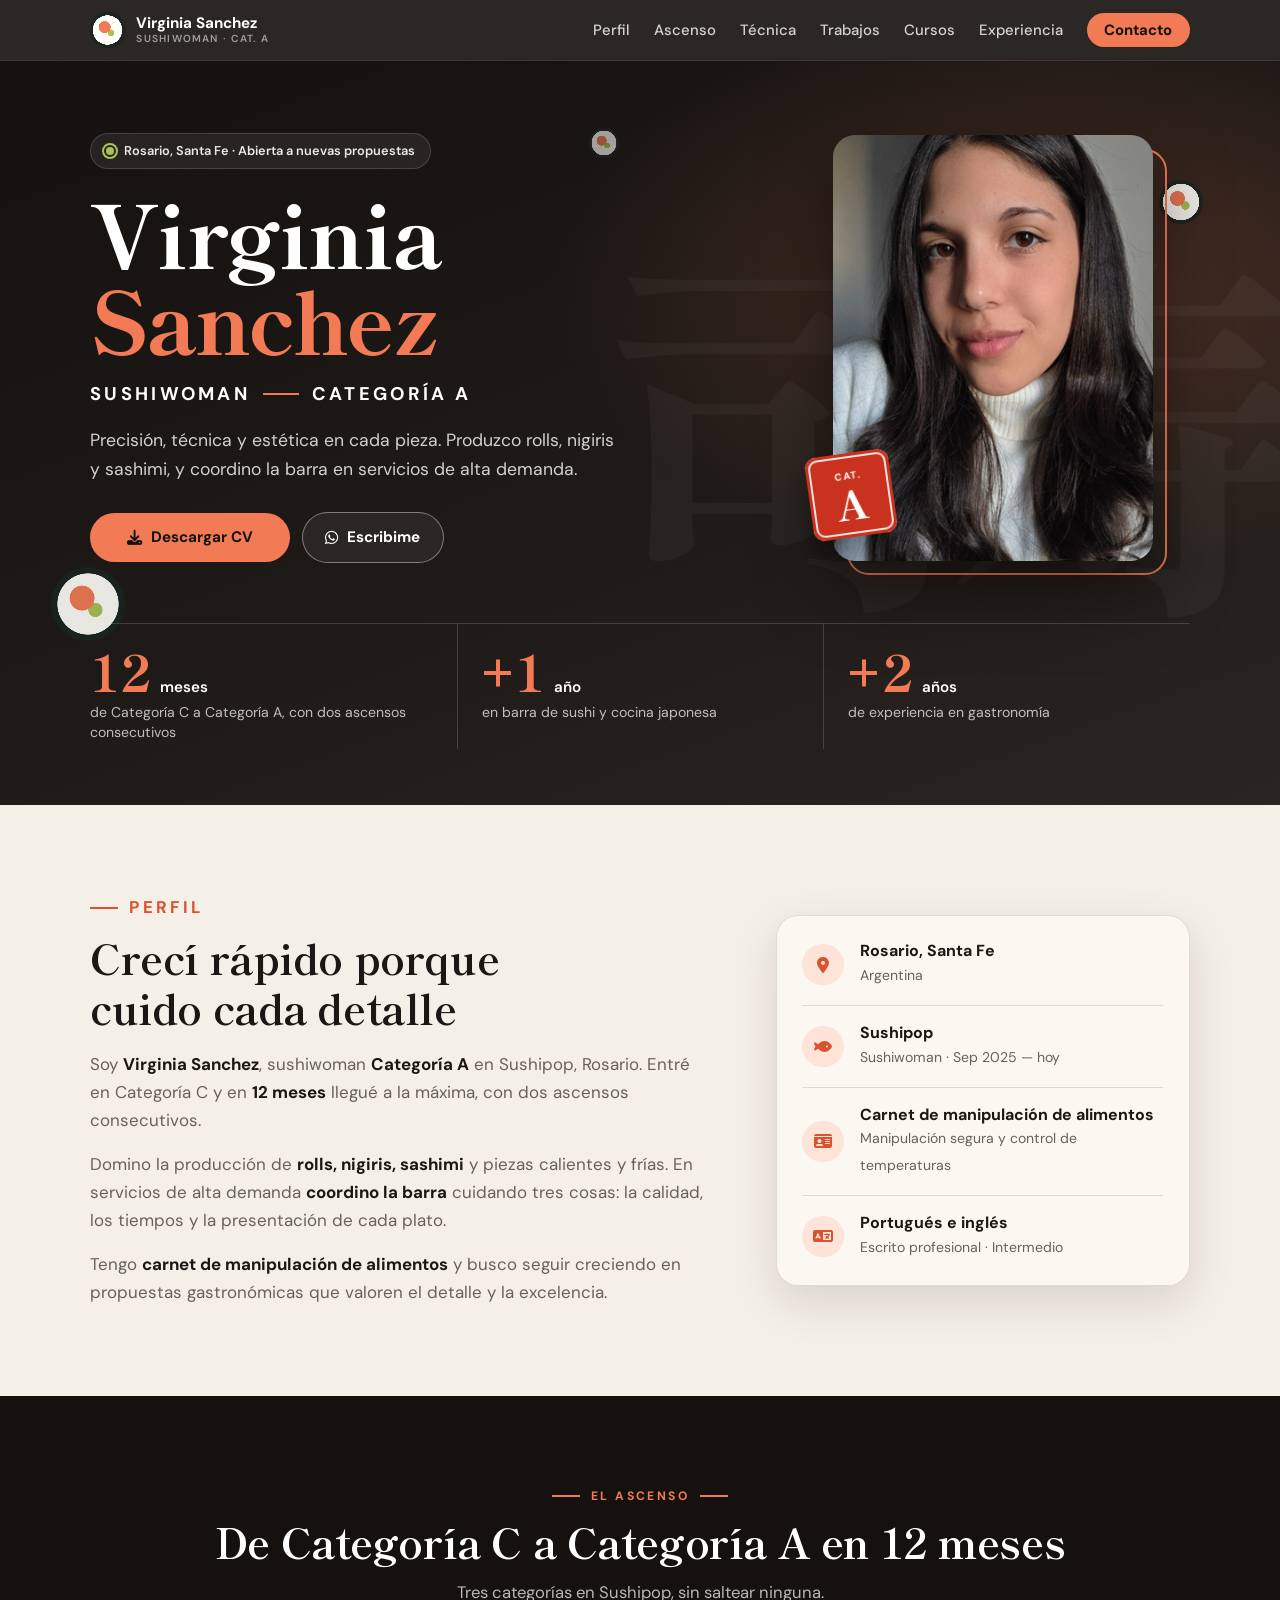
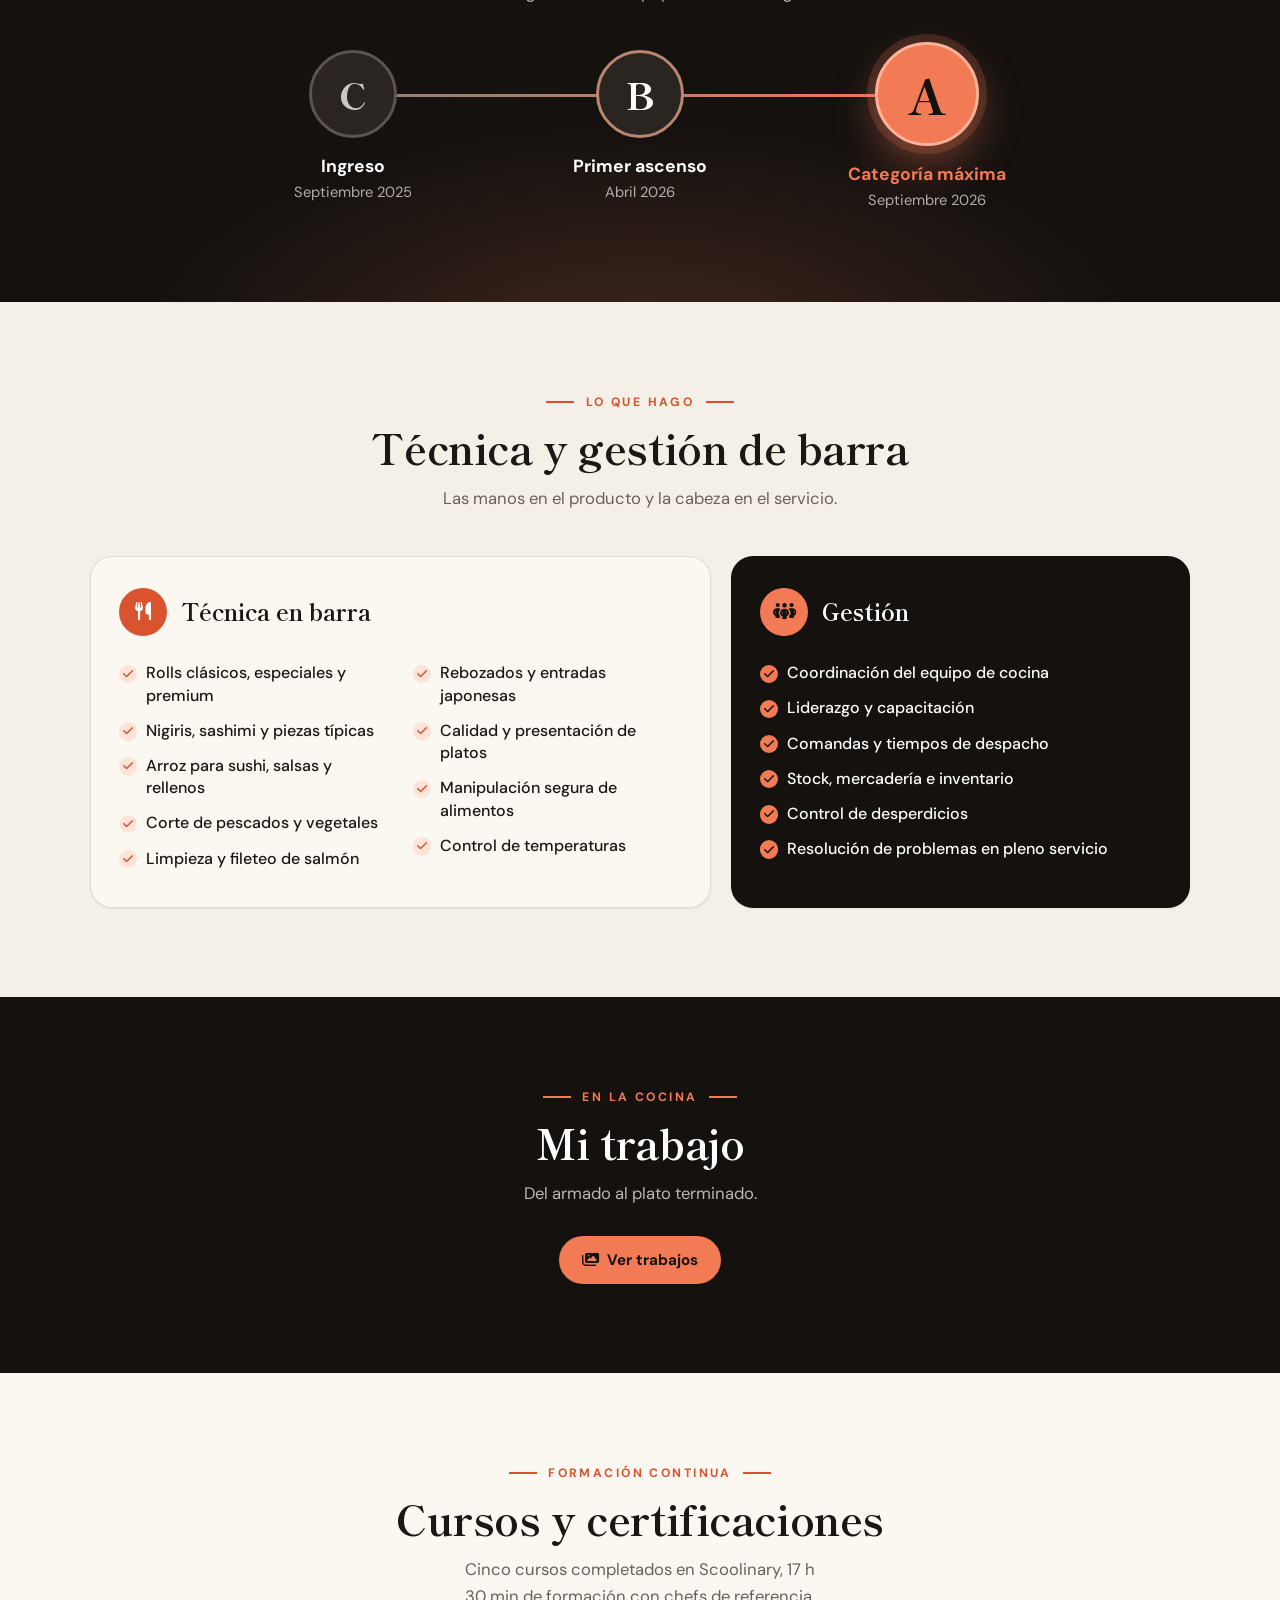
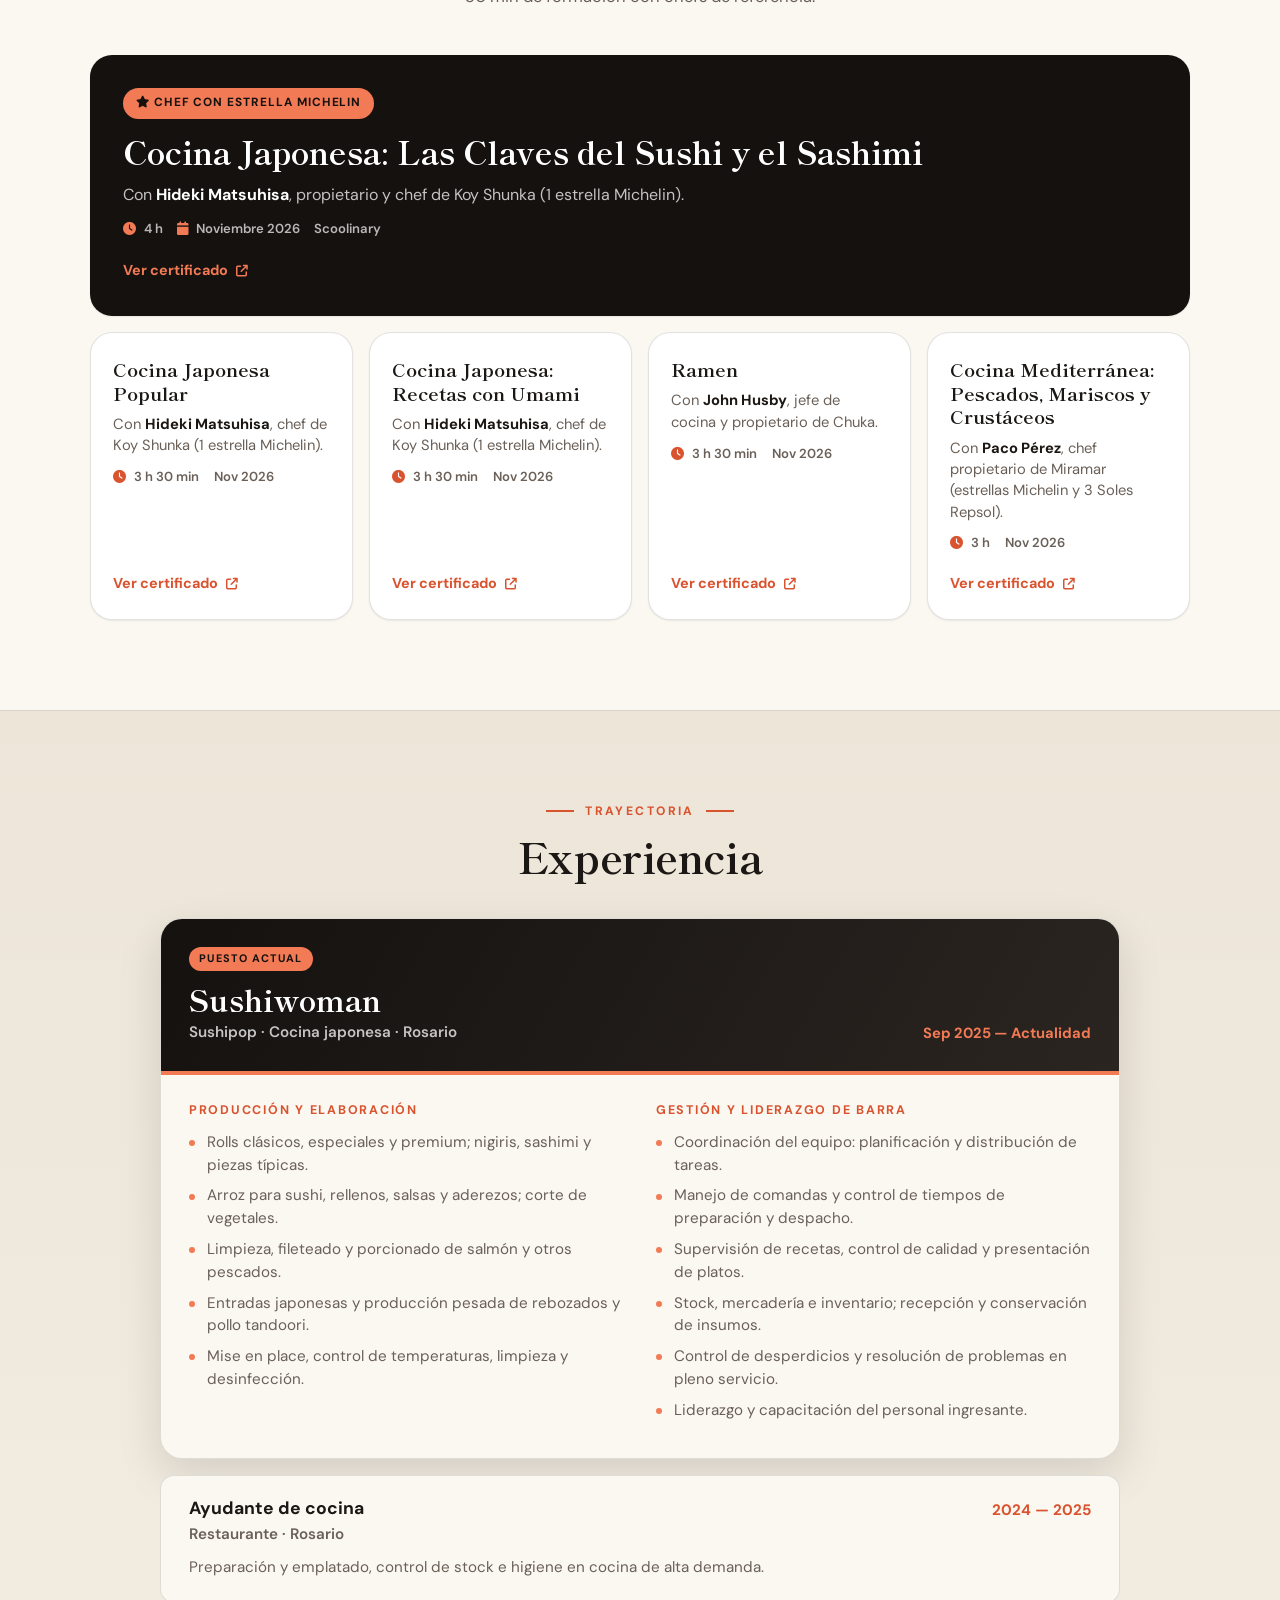
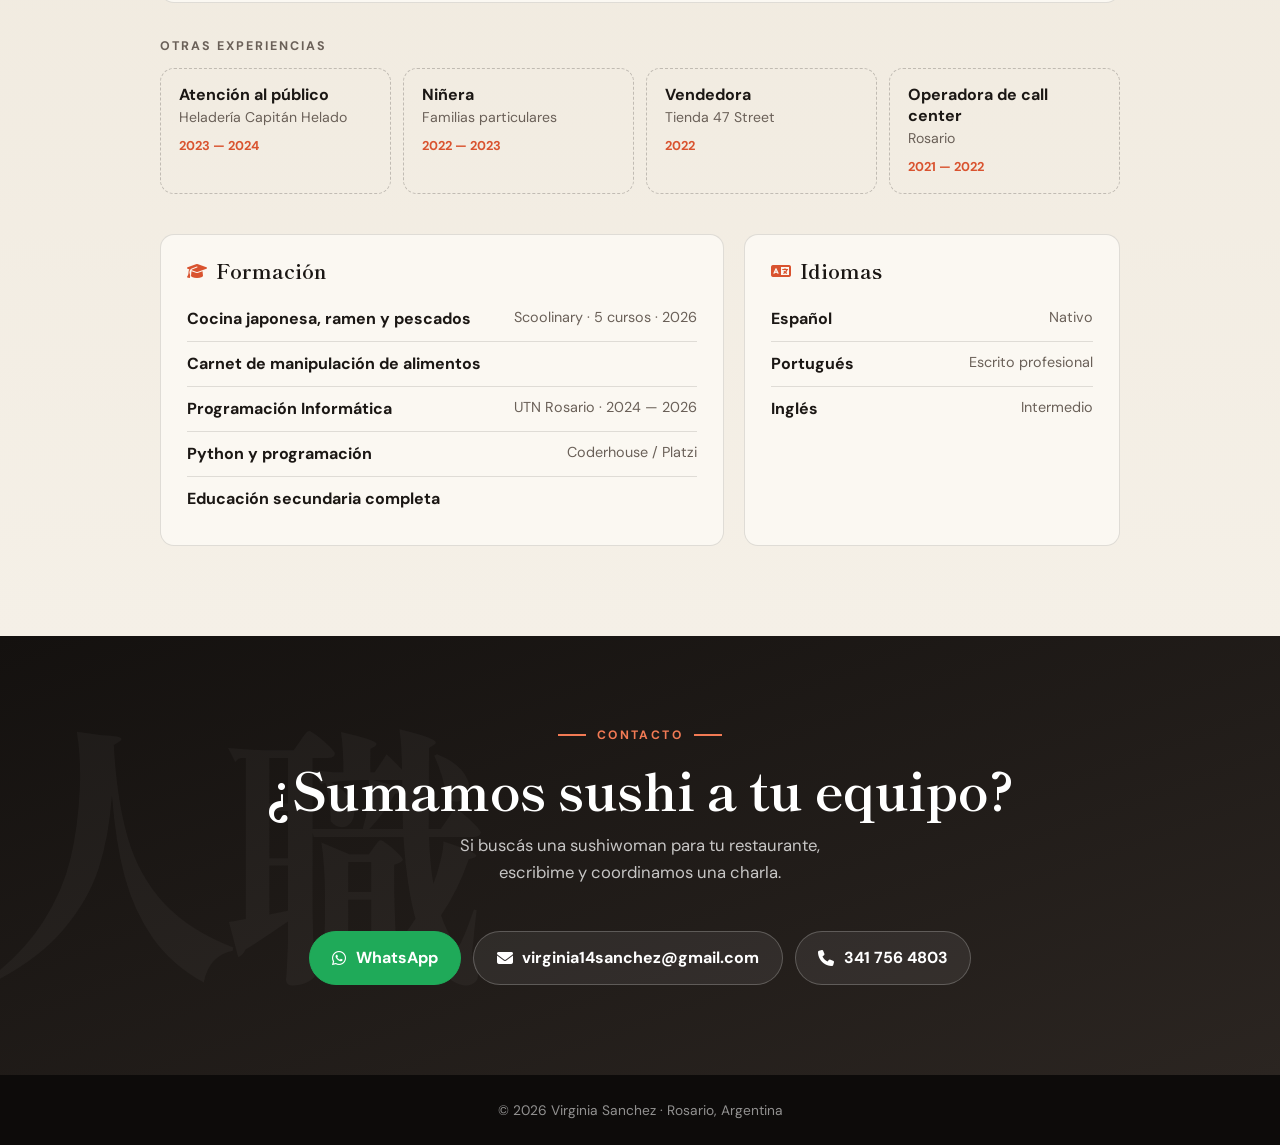
<file: index.html>
<!DOCTYPE html>
<html lang="es">
<head>
  <meta charset="UTF-8">
  <meta name="viewport" content="width=device-width, initial-scale=1.0">
  <title>Virginia Sanchez — Sushiwoman Categoría A · Rosario</title>
  <meta name="description" content="Virginia Sanchez — Sushiwoman Categoría A en Rosario. De Categoría C a A en 12 meses. Rolls, nigiris, sashimi y coordinación de barra en servicios de alta demanda.">
  <meta name="author" content="Virginia Sanchez">
  <link rel="canonical" href="https://chefvirginiasanchez.com/">
  <meta name="theme-color" content="#14110f">

  <meta property="og:type" content="profile">
  <meta property="og:locale" content="es_AR">
  <meta property="og:url" content="https://chefvirginiasanchez.com/">
  <meta property="og:title" content="Virginia Sanchez — Sushiwoman Categoría A">
  <meta property="og:description" content="De Categoría C a A en 12 meses. Precisión, técnica y estética en cada pieza.">
  <meta property="og:image" content="https://chefvirginiasanchez.com/assets/og.jpg">
  <meta property="og:image:width" content="1200">
  <meta property="og:image:height" content="630">
  <meta name="twitter:card" content="summary_large_image">

  <link rel="icon" href="assets/favicon.svg" type="image/svg+xml">
  <link rel="apple-touch-icon" href="assets/favicon.svg">
  <link rel="preconnect" href="https://fonts.googleapis.com">
  <link rel="preconnect" href="https://fonts.gstatic.com" crossorigin>
  <link href="https://fonts.googleapis.com/css2?family=Shippori+Mincho:wght@500;700;800&family=DM+Sans:opsz,wght@9..40,400;9..40,500;9..40,600;9..40,700&display=swap" rel="stylesheet">
  <link href="https://cdnjs.cloudflare.com/ajax/libs/font-awesome/6.5.2/css/all.min.css" rel="stylesheet">
  <link rel="stylesheet" href="styles.css">

  <script type="application/ld+json">
  {
    "@context": "https://schema.org",
    "@type": "Person",
    "name": "Virginia Sanchez",
    "url": "https://chefvirginiasanchez.com/",
    "image": "https://chefvirginiasanchez.com/assets/profile.jpg",
    "jobTitle": "Sushiwoman Categoría A",
    "worksFor": { "@type": "Restaurant", "name": "Sushipop", "servesCuisine": "Japonesa" },
    "address": { "@type": "PostalAddress", "addressLocality": "Rosario", "addressRegion": "Santa Fe", "addressCountry": "AR" },
    "email": "mailto:virginia14sanchez@gmail.com",
    "knowsLanguage": ["es", "pt", "en"],
    "knowsAbout": ["Sushi", "Cocina japonesa", "Rolls", "Nigiri", "Sashimi", "Fileteo de salmón", "Coordinación de barra", "Manipulación de alimentos"]
  }
  </script>
</head>
<body>
  <a class="skip-link" href="#main">Saltar al contenido</a>

  <nav class="site-nav" id="site-nav" aria-label="Navegación principal">
    <div class="container nav-inner">
      <a href="#inicio" class="nav-brand" aria-label="Inicio — Virginia Sanchez">
        <span class="nav-brand-mark maki" aria-hidden="true"></span>
        <span class="nav-brand-text">
          <span class="nav-brand-name">Virginia Sanchez</span>
          <span class="nav-brand-role">Sushiwoman · Cat. A</span>
        </span>
      </a>
      <button type="button" class="nav-toggle" id="nav-toggle" aria-expanded="false" aria-controls="nav-menu" aria-label="Abrir menú">
        <i class="fas fa-bars" aria-hidden="true"></i>
      </button>
      <ul id="nav-menu" class="nav-links">
        <li><a href="#about" class="nav-link">Perfil</a></li>
        <li><a href="#path" class="nav-link">Ascenso</a></li>
        <li><a href="#skills" class="nav-link">Técnica</a></li>
        <li><a href="#work" class="nav-link">Trabajos</a></li>
        <li><a href="#certs" class="nav-link">Cursos</a></li>
        <li><a href="#experience" class="nav-link">Experiencia</a></li>
        <li><a href="#contact" class="nav-link nav-link--cta">Contacto</a></li>
      </ul>
    </div>
  </nav>

  <header id="inicio" class="hero">
    <span class="hero-kanji" aria-hidden="true">寿司</span>
    <span class="maki maki--float maki--a" aria-hidden="true"></span>
    <span class="maki maki--float maki--b" aria-hidden="true"></span>
    <span class="maki maki--float maki--c" aria-hidden="true"></span>

    <div class="container hero-inner">
      <div class="hero-copy">
        <p class="hero-kicker"><span class="pulse-dot" aria-hidden="true"></span>Rosario, Santa Fe · Abierta a nuevas propuestas</p>
        <h1 class="hero-title">Virginia <span>Sanchez</span></h1>
        <p class="hero-role">Sushiwoman <span class="hero-role-sep" aria-hidden="true"></span> Categoría A</p>
        <p class="hero-tagline">Precisión, técnica y estética en cada pieza. Produzco rolls, nigiris y sashimi, y coordino la barra en servicios de alta demanda.</p>
        <div class="cta-buttons">
          <a href="assets/cv-virginia-sanchez.pdf" download class="btn btn-cv" id="download-cv">
            <span class="btn-cv-shimmer" aria-hidden="true"></span>
            <i class="fas fa-download" aria-hidden="true"></i>
            <span class="btn-cv-copy">
              <span class="btn-text">Descargar CV</span>
              <span class="btn-hover-text hidden">PDF · Una página</span>
            </span>
          </a>
          <a href="https://wa.me/5493417564803?text=Hola%20Virginia%2C%20vi%20tu%20perfil%20en%20chefvirginiasanchez.com" class="btn btn-outline" target="_blank" rel="noopener noreferrer">
            <i class="fab fa-whatsapp" aria-hidden="true"></i> Escribime
          </a>
        </div>
        <p id="download-thanks" class="download-thanks hidden" role="status" aria-live="polite">¡Gracias por descargar mi CV!</p>
      </div>

      <div class="hero-photo">
        <div class="hero-photo-frame">
          <img src="assets/profile.jpg" alt="Retrato de Virginia Sanchez" width="720" height="960" fetchpriority="high">
        </div>
        <div class="hanko" aria-hidden="true"><span>Cat.</span><strong>A</strong></div>
      </div>
    </div>

    <div class="container">
      <ul class="hero-stats" aria-label="Datos destacados">
        <li><strong><span data-count="12">12</span><small>meses</small></strong><span>de Categoría C a Categoría A, con dos ascensos consecutivos</span></li>
        <li><strong>+<span data-count="1">1</span><small>año</small></strong><span>en barra de sushi y cocina japonesa</span></li>
        <li><strong>+<span data-count="2">2</span><small>años</small></strong><span>de experiencia en gastronomía</span></li>
      </ul>
    </div>
  </header>

  <main id="main">

    <section id="about">
      <div class="container about-grid">
        <div class="about-text reveal">
          <p class="eyebrow">Perfil</p>
          <h2>Crecí rápido porque cuido cada detalle</h2>
          <p>Soy <strong>Virginia Sanchez</strong>, sushiwoman <strong>Categoría A</strong> en Sushipop, Rosario. Entré en Categoría C y en <strong>12 meses</strong> llegué a la máxima, con dos ascensos consecutivos.</p>
          <p>Domino la producción de <strong>rolls, nigiris, sashimi</strong> y piezas calientes y frías. En servicios de alta demanda <strong>coordino la barra</strong> cuidando tres cosas: la calidad, los tiempos y la presentación de cada plato.</p>
          <p>Tengo <strong>carnet de manipulación de alimentos</strong> y busco seguir creciendo en propuestas gastronómicas que valoren el detalle y la excelencia.</p>
        </div>

        <aside class="facts reveal" aria-label="Datos rápidos">
          <ul>
            <li><i class="fas fa-location-dot" aria-hidden="true"></i><div><strong>Rosario, Santa Fe</strong><span>Argentina</span></div></li>
            <li><i class="fas fa-fish" aria-hidden="true"></i><div><strong>Sushipop</strong><span>Sushiwoman · Sep 2025 — hoy</span></div></li>
            <li><i class="fas fa-id-card" aria-hidden="true"></i><div><strong>Carnet de manipulación de alimentos</strong><span>Manipulación segura y control de temperaturas</span></div></li>
            <li><i class="fas fa-language" aria-hidden="true"></i><div><strong>Portugués e inglés</strong><span>Escrito profesional · Intermedio</span></div></li>
          </ul>
        </aside>
      </div>
    </section>

    <section id="path">
      <div class="container">
        <p class="eyebrow eyebrow--center eyebrow--light">El ascenso</p>
        <h2 class="center">De Categoría C a Categoría A en 12 meses</h2>
        <p class="section-subtitle">Tres categorías en Sushipop, sin saltear ninguna.</p>

        <ol class="path reveal">
          <li class="path-step">
            <span class="path-node">C</span>
            <h3>Ingreso</h3>
            <p>Septiembre 2025</p>
          </li>
          <li class="path-step">
            <span class="path-node">B</span>
            <h3>Primer ascenso</h3>
            <p>Abril 2026</p>
          </li>
          <li class="path-step path-step--top">
            <span class="path-node">A</span>
            <h3>Categoría máxima</h3>
            <p>Septiembre 2026</p>
          </li>
        </ol>
      </div>
    </section>

    <section id="skills">
      <div class="container">
        <p class="eyebrow eyebrow--center">Lo que hago</p>
        <h2 class="center">Técnica y gestión de barra</h2>
        <p class="section-subtitle">Las manos en el producto y la cabeza en el servicio.</p>

        <div class="skills-grid">
          <article class="skills-card reveal">
            <header>
              <span class="skills-icon" aria-hidden="true"><i class="fas fa-utensils"></i></span>
              <h3>Técnica en barra</h3>
            </header>
            <ul class="check-list">
              <li>Rolls clásicos, especiales y premium</li>
              <li>Nigiris, sashimi y piezas típicas</li>
              <li>Arroz para sushi, salsas y rellenos</li>
              <li>Corte de pescados y vegetales</li>
              <li>Limpieza y fileteo de salmón</li>
              <li>Rebozados y entradas japonesas</li>
              <li>Calidad y presentación de platos</li>
              <li>Manipulación segura de alimentos</li>
              <li>Control de temperaturas</li>
            </ul>
          </article>

          <article class="skills-card skills-card--dark reveal">
            <header>
              <span class="skills-icon" aria-hidden="true"><i class="fas fa-people-group"></i></span>
              <h3>Gestión</h3>
            </header>
            <ul class="check-list">
              <li>Coordinación del equipo de cocina</li>
              <li>Liderazgo y capacitación</li>
              <li>Comandas y tiempos de despacho</li>
              <li>Stock, mercadería e inventario</li>
              <li>Control de desperdicios</li>
              <li>Resolución de problemas en pleno servicio</li>
            </ul>
          </article>
        </div>
      </div>
    </section>

    <section id="work">
      <div class="container">
        <p class="eyebrow eyebrow--center eyebrow--light">En la cocina</p>
        <h2 class="center">Mi trabajo</h2>
        <p class="section-subtitle">Del armado al plato terminado.</p>

        <div class="gallery-actions">
          <button type="button" class="btn btn-gallery" id="gallery-toggle" aria-expanded="false" aria-controls="gallery" hidden>
            <i class="fas fa-images" aria-hidden="true"></i>
            <span class="btn-gallery-label">Ver trabajos</span>
          </button>
        </div>

        <div class="gallery" id="gallery">
          <figure class="gallery-item reveal">
            <img src="assets/trabajo/armado-de-roll.jpg" alt="Armado de un roll sobre la esterilla: arroz, salmón, palta y queso crema" width="675" height="1200" loading="lazy">
            <figcaption>Armado: arroz, salmón, palta y queso crema</figcaption>
          </figure>
          <figure class="gallery-item reveal">
            <img src="assets/trabajo/roll-en-esterilla.jpg" alt="Roll de salmón y pepino recién cerrado sobre la esterilla" width="899" height="1200" loading="lazy">
            <figcaption>Roll cerrado, listo para el corte</figcaption>
          </figure>
          <figure class="gallery-item gallery-item--bottom reveal">
            <img src="assets/trabajo/rolls-cortados.jpg" alt="Rolls con sésamo cortados en piezas parejas junto al cuchillo, con una pieza de salmón, palta y queso crema al frente" width="960" height="1280" loading="lazy">
            <figcaption>Corte parejo: salmón, palta y queso crema</figcaption>
          </figure>
          <figure class="gallery-item gallery-item--bottom reveal">
            <img src="assets/trabajo/rolls-con-sesamo.jpg" alt="Rolls rebozados en sésamo blanco y negro, dos enteros y dos ya porcionados" width="960" height="1280" loading="lazy">
            <figcaption>Rolls con sésamo, porcionados</figcaption>
          </figure>
          <figure class="gallery-item reveal">
            <img src="assets/trabajo/pescado-emplatado.jpg" alt="Pescado con piel crocante sobre vegetales salteados y salsas" width="1200" height="890" loading="lazy">
            <figcaption>Emplatado: pescado con piel crocante y vegetales</figcaption>
          </figure>
        </div>
      </div>
    </section>

    <section id="certs">
      <div class="container">
        <p class="eyebrow eyebrow--center">Formación continua</p>
        <h2 class="center">Cursos y certificaciones</h2>
        <p class="section-subtitle">Cinco cursos completados en Scoolinary, 17 h 30 min de formación con chefs de referencia.</p>

        <div class="certs">
          <article class="cert cert--featured reveal">
            <span class="cert-badge"><i class="fas fa-star" aria-hidden="true"></i> Chef con estrella Michelin</span>
            <h3>Cocina Japonesa: Las Claves del Sushi y el Sashimi</h3>
            <p class="cert-chef">Con <strong>Hideki Matsuhisa</strong>, propietario y chef de Koy Shunka (1 estrella Michelin).</p>
            <p class="cert-meta"><span><i class="fas fa-clock" aria-hidden="true"></i> 4 h</span><span><i class="fas fa-calendar" aria-hidden="true"></i> Noviembre 2026</span><span>Scoolinary</span></p>
            <a class="cert-link" href="assets/certificados/sushi-y-sashimi.pdf" target="_blank" rel="noopener">Ver certificado <i class="fas fa-arrow-up-right-from-square" aria-hidden="true"></i></a>
          </article>

          <article class="cert reveal">
            <h3>Cocina Japonesa Popular</h3>
            <p class="cert-chef">Con <strong>Hideki Matsuhisa</strong>, chef de Koy Shunka (1 estrella Michelin).</p>
            <p class="cert-meta"><span><i class="fas fa-clock" aria-hidden="true"></i> 3 h 30 min</span><span>Nov 2026</span></p>
            <a class="cert-link" href="assets/certificados/cocina-japonesa-popular.pdf" target="_blank" rel="noopener">Ver certificado <i class="fas fa-arrow-up-right-from-square" aria-hidden="true"></i></a>
          </article>

          <article class="cert reveal">
            <h3>Cocina Japonesa: Recetas con Umami</h3>
            <p class="cert-chef">Con <strong>Hideki Matsuhisa</strong>, chef de Koy Shunka (1 estrella Michelin).</p>
            <p class="cert-meta"><span><i class="fas fa-clock" aria-hidden="true"></i> 3 h 30 min</span><span>Nov 2026</span></p>
            <a class="cert-link" href="assets/certificados/recetas-con-umami.pdf" target="_blank" rel="noopener">Ver certificado <i class="fas fa-arrow-up-right-from-square" aria-hidden="true"></i></a>
          </article>

          <article class="cert reveal">
            <h3>Ramen</h3>
            <p class="cert-chef">Con <strong>John Husby</strong>, jefe de cocina y propietario de Chuka.</p>
            <p class="cert-meta"><span><i class="fas fa-clock" aria-hidden="true"></i> 3 h 30 min</span><span>Nov 2026</span></p>
            <a class="cert-link" href="assets/certificados/ramen.pdf" target="_blank" rel="noopener">Ver certificado <i class="fas fa-arrow-up-right-from-square" aria-hidden="true"></i></a>
          </article>

          <article class="cert reveal">
            <h3>Cocina Mediterránea: Pescados, Mariscos y Crustáceos</h3>
            <p class="cert-chef">Con <strong>Paco Pérez</strong>, chef propietario de Miramar (estrellas Michelin y 3 Soles Repsol).</p>
            <p class="cert-meta"><span><i class="fas fa-clock" aria-hidden="true"></i> 3 h</span><span>Nov 2026</span></p>
            <a class="cert-link" href="assets/certificados/pescados-mariscos-crustaceos.pdf" target="_blank" rel="noopener">Ver certificado <i class="fas fa-arrow-up-right-from-square" aria-hidden="true"></i></a>
          </article>
        </div>
      </div>
    </section>

    <section id="experience">
      <div class="container">
        <p class="eyebrow eyebrow--center">Trayectoria</p>
        <h2 class="center">Experiencia</h2>

        <article class="xp-main reveal">
          <header class="xp-main-head">
            <div>
              <span class="xp-badge">Puesto actual</span>
              <h3>Sushiwoman</h3>
              <p class="xp-org">Sushipop · Cocina japonesa · Rosario</p>
            </div>
            <p class="xp-when">Sep 2025 — Actualidad</p>
          </header>
          <div class="xp-cols">
            <div>
              <h4>Producción y elaboración</h4>
              <ul class="dot-list">
                <li>Rolls clásicos, especiales y premium; nigiris, sashimi y piezas típicas.</li>
                <li>Arroz para sushi, rellenos, salsas y aderezos; corte de vegetales.</li>
                <li>Limpieza, fileteado y porcionado de salmón y otros pescados.</li>
                <li>Entradas japonesas y producción pesada de rebozados y pollo tandoori.</li>
                <li>Mise en place, control de temperaturas, limpieza y desinfección.</li>
              </ul>
            </div>
            <div>
              <h4>Gestión y liderazgo de barra</h4>
              <ul class="dot-list">
                <li>Coordinación del equipo: planificación y distribución de tareas.</li>
                <li>Manejo de comandas y control de tiempos de preparación y despacho.</li>
                <li>Supervisión de recetas, control de calidad y presentación de platos.</li>
                <li>Stock, mercadería e inventario; recepción y conservación de insumos.</li>
                <li>Control de desperdicios y resolución de problemas en pleno servicio.</li>
                <li>Liderazgo y capacitación del personal ingresante.</li>
              </ul>
            </div>
          </div>
        </article>

        <article class="xp-row reveal">
          <div>
            <h3>Ayudante de cocina</h3>
            <p class="xp-org">Restaurante · Rosario</p>
            <p>Preparación y emplatado, control de stock e higiene en cocina de alta demanda.</p>
          </div>
          <p class="xp-when">2024 — 2025</p>
        </article>

        <h3 class="xp-other-title reveal">Otras experiencias</h3>
        <ul class="xp-other">
          <li class="reveal"><strong>Atención al público</strong><span>Heladería Capitán Helado</span><em>2023 — 2024</em></li>
          <li class="reveal"><strong>Niñera</strong><span>Familias particulares</span><em>2022 — 2023</em></li>
          <li class="reveal"><strong>Vendedora</strong><span>Tienda 47 Street</span><em>2022</em></li>
          <li class="reveal"><strong>Operadora de call center</strong><span>Rosario</span><em>2021 — 2022</em></li>
        </ul>

        <div class="edu">
          <div class="edu-block reveal">
            <h3><i class="fas fa-graduation-cap" aria-hidden="true"></i> Formación</h3>
            <ul>
              <li><strong>Cocina japonesa, ramen y pescados</strong><span>Scoolinary · 5 cursos · 2026</span></li>
              <li><strong>Carnet de manipulación de alimentos</strong></li>
              <li><strong>Programación Informática</strong><span>UTN Rosario · 2024 — 2026</span></li>
              <li><strong>Python y programación</strong><span>Coderhouse / Platzi</span></li>
              <li><strong>Educación secundaria completa</strong></li>
            </ul>
          </div>
          <div class="edu-block reveal">
            <h3><i class="fas fa-language" aria-hidden="true"></i> Idiomas</h3>
            <ul>
              <li><strong>Español</strong><span>Nativo</span></li>
              <li><strong>Portugués</strong><span>Escrito profesional</span></li>
              <li><strong>Inglés</strong><span>Intermedio</span></li>
            </ul>
          </div>
        </div>
      </div>
    </section>

    <section id="contact">
      <span class="hero-kanji hero-kanji--contact" aria-hidden="true">職人</span>
      <div class="container contact-panel reveal">
        <p class="eyebrow eyebrow--center eyebrow--light">Contacto</p>
        <h2>¿Sumamos sushi a tu equipo?</h2>
        <p class="section-subtitle">Si buscás una sushiwoman para tu restaurante, escribime y coordinamos una charla.</p>
        <ul class="contact-list">
          <li>
            <a href="https://wa.me/5493417564803?text=Hola%20Virginia%2C%20vi%20tu%20perfil%20en%20chefvirginiasanchez.com" class="contact-chip contact-chip--whatsapp" target="_blank" rel="noopener noreferrer">
              <i class="fab fa-whatsapp" aria-hidden="true"></i><span>WhatsApp</span>
            </a>
          </li>
          <li>
            <a href="mailto:virginia14sanchez@gmail.com" class="contact-chip">
              <i class="fas fa-envelope" aria-hidden="true"></i><span>virginia14sanchez@gmail.com</span>
            </a>
          </li>
          <li>
            <a href="tel:+5493417564803" class="contact-chip">
              <i class="fas fa-phone" aria-hidden="true"></i><span>341 756 4803</span>
            </a>
          </li>
        </ul>
      </div>
    </section>

  </main>

  <footer class="site-footer">
    <div class="container">
      <p>&copy; 2026 Virginia Sanchez · Rosario, Argentina</p>
    </div>
  </footer>

  <a href="https://wa.me/5493417564803?text=Hola%20Virginia%2C%20vi%20tu%20perfil%20en%20chefvirginiasanchez.com" class="wa-float" target="_blank" rel="noopener noreferrer" aria-label="Escribir por WhatsApp">
    <i class="fab fa-whatsapp" aria-hidden="true"></i>
  </a>

  <div id="cv-celebration-root" class="cv-celebration-root" aria-hidden="true"></div>
  <script src="script.js"></script>
</body>
</html>
</file>
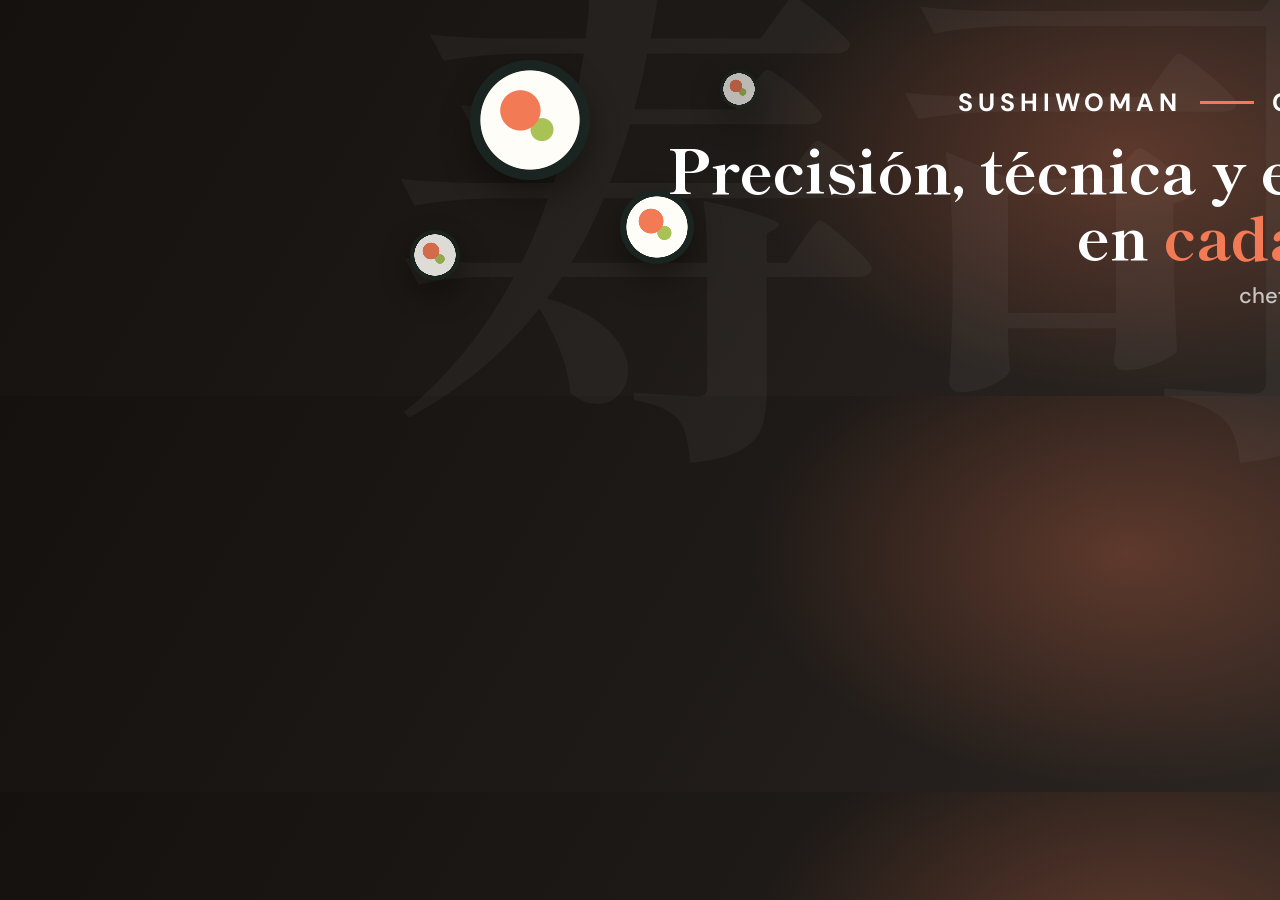
<file: _src/linkedin-banner.html>
<!DOCTYPE html>
<html lang="es">
<head>
<meta charset="UTF-8">
<title>LinkedIn banner — Virginia Sanchez</title>
<!-- Fuente de _src/linkedin-banner.png (1584x396, tamaño de fondo de LinkedIn).
     La foto de perfil tapa la esquina inferior izquierda, por eso el texto va a la derecha. -->
<link href="https://fonts.googleapis.com/css2?family=Shippori+Mincho:wght@700;800&family=DM+Sans:wght@500;700&display=swap" rel="stylesheet">
<style>
  html, body { margin: 0; }
  body {
    position: relative; width: 1584px; height: 396px; overflow: hidden;
    font-family: "DM Sans", "Segoe UI", sans-serif; color: #fff;
    background:
      radial-gradient(ellipse 45% 90% at 88% 40%, rgba(242,122,84,.28), transparent 65%),
      linear-gradient(120deg, #14110f 0%, #1e1a17 55%, #2b2521 100%);
  }
  .kanji {
    position: absolute; left: 380px; top: -70px;
    font-family: "Shippori Mincho", serif; font-weight: 800; font-size: 520px; line-height: 1;
    color: rgba(255,255,255,.04); letter-spacing: -0.05em;
  }
  .maki {
    position: absolute; border-radius: 50%;
    background:
      radial-gradient(circle at 42% 42%, #f27a54 0 20%, transparent 21%),
      radial-gradient(circle at 60% 58%, #a8c256 0 11%, transparent 12%),
      radial-gradient(circle, #fffdf8 0 58%, #1a2420 59% 100%);
    box-shadow: 0 14px 30px rgba(0,0,0,.4);
  }
  .m1 { width: 120px; height: 120px; left: 470px; top: 60px; }
  .m2 { width: 74px; height: 74px; left: 620px; top: 190px; }
  .m3 { width: 50px; height: 50px; left: 410px; top: 230px; opacity: .85; }
  .m4 { width: 38px; height: 38px; left: 720px; top: 70px; opacity: .7; }
  .copy { position: absolute; right: 90px; top: 50%; transform: translateY(-50%); text-align: right; }
  .role { display: flex; justify-content: flex-end; align-items: center; gap: 18px; font-size: 25px; font-weight: 700; letter-spacing: .2em; text-transform: uppercase; }
  .role i { width: 54px; height: 3px; background: #f27a54; }
  h1 { margin: 16px 0 14px; font-family: "Shippori Mincho", Georgia, serif; font-weight: 800; font-size: 60px; line-height: 1.1; }
  h1 span { color: #f27a54; }
  .url { font-size: 22px; font-weight: 500; color: rgba(255,255,255,.72); }
  .hanko { position: absolute; right: 90px; top: 34px; width: 0; height: 0; }
</style>
</head>
<body>
  <div class="kanji">寿司</div>
  <span class="maki m1"></span><span class="maki m2"></span><span class="maki m3"></span><span class="maki m4"></span>
  <div class="copy">
    <div class="role">Sushiwoman<i></i>Categoría A</div>
    <h1>Precisión, técnica y estética<br>en <span>cada pieza.</span></h1>
    <div class="url">chefvirginiasanchez.com</div>
  </div>
</body>
</html>
</file>
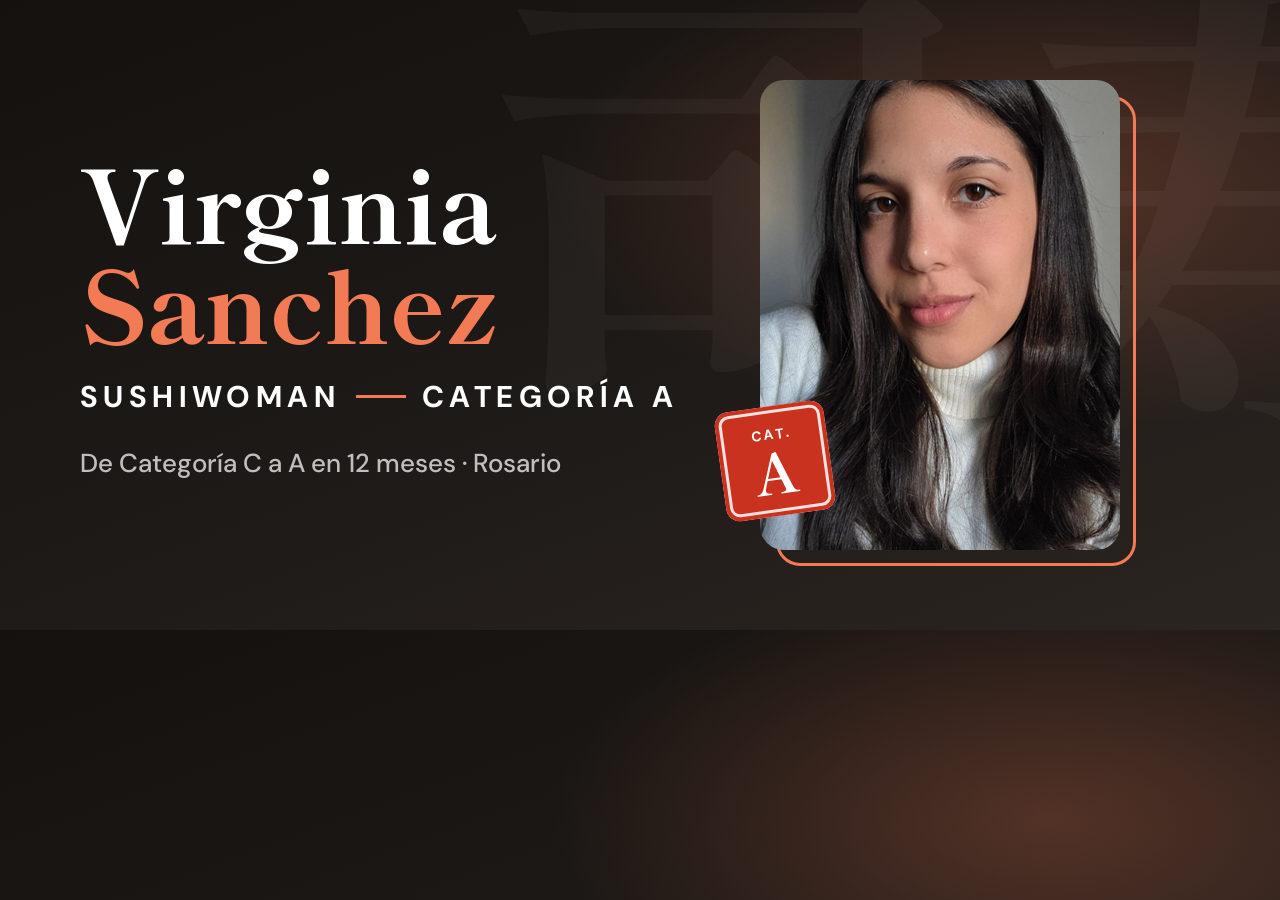
<file: _src/og.html>
<!DOCTYPE html>
<html lang="es">
<head>
<meta charset="UTF-8">
<title>OG image — Virginia Sanchez</title>
<!-- Fuente de assets/og.jpg (1200x630). Regenerar con Edge headless:
     msedge --headless=new --window-size=1200,630 --screenshot=og.png _src/og.html -->
<link href="https://fonts.googleapis.com/css2?family=Shippori+Mincho:wght@800&family=DM+Sans:wght@500;700&display=swap" rel="stylesheet">
<style>
  html, body { margin: 0; }
  body {
    position: relative; width: 1200px; height: 630px; overflow: hidden; box-sizing: border-box;
    display: grid; grid-template-columns: 1fr 360px; align-items: center; gap: 60px; padding: 0 80px;
    font-family: "DM Sans", "Segoe UI", sans-serif; color: #fff;
    background: radial-gradient(ellipse 60% 60% at 82% 30%, rgba(242,122,84,.25), transparent 65%), linear-gradient(160deg, #14110f, #1e1a17 55%, #2b2521);
  }
  .kanji { position: absolute; left: 470px; top: -40px; font-family: "Shippori Mincho", serif; font-weight: 800; font-size: 520px; line-height: 1; color: rgba(255,255,255,.035); writing-mode: vertical-rl; }
  h1 { position: relative; margin: 0 0 26px; font-family: "Shippori Mincho", Georgia, serif; font-weight: 800; font-size: 100px; line-height: 1; }
  h1 span { color: #f27a54; }
  p { position: relative; margin: 0; font-size: 30px; font-weight: 700; letter-spacing: .18em; text-transform: uppercase; }
  p i { display: inline-block; width: 50px; height: 3px; margin: 0 16px 9px; background: #f27a54; }
  small { position: relative; display: block; margin-top: 30px; font-size: 26px; font-weight: 500; color: rgba(255,255,255,.72); }
  .photo { position: relative; height: 470px; }
  .photo::before { content: ""; position: absolute; inset: 16px -16px -16px 16px; border: 3px solid #f27a54; border-radius: 24px; }
  .photo img { position: relative; width: 100%; height: 100%; object-fit: cover; display: block; border-radius: 24px; }
  .hanko { position: absolute; left: -40px; bottom: 34px; width: 110px; height: 110px; border-radius: 14px; background: #c8321e; transform: rotate(-8deg); display: grid; place-items: center; align-content: center; box-shadow: inset 0 0 0 4px #c8321e, inset 0 0 0 7px rgba(255,255,255,.85); }
  .hanko span { font-size: 14px; font-weight: 700; letter-spacing: .2em; }
  .hanko strong { font-family: "Shippori Mincho", serif; font-size: 56px; line-height: .95; }
</style>
</head>
<body>
  <div class="kanji">寿司</div>
  <div>
    <h1>Virginia <span>Sanchez</span></h1>
    <p>Sushiwoman<i></i>Categoría A</p>
    <small>De Categoría C a A en 12 meses · Rosario</small>
  </div>
  <div class="photo">
    <img src="../assets/profile.jpg" alt="">
    <div class="hanko"><span>CAT.</span><strong>A</strong></div>
  </div>
</body>
</html>
</file>
<file: styles.css>
/* -----------------------------------------------------------------------------
   Virginia Sanchez — sushiwoman · tinta, papel y salmón
   ----------------------------------------------------------------------------- */

:root {
  --ink: #14110f;
  --ink-2: #1e1a17;
  --ink-3: #2b2521;
  --paper: #f5f0e7;
  --paper-2: #fbf8f2;
  --text: #1b1714;
  --muted: #6a6058;
  --salmon: #f27a54;
  --salmon-deep: #d9532f;
  --salmon-soft: #fde3d8;
  --rice: #fffdf8;
  --wasabi: #a8c256;
  --red: #c8321e;
  --line: rgba(20, 17, 15, 0.12);
  --radius-sm: 8px;
  --radius-md: 14px;
  --radius-lg: 22px;
  --shadow-sm: 0 1px 2px rgba(20, 17, 15, 0.07);
  --shadow-md: 0 16px 44px rgba(20, 17, 15, 0.13);
  --font-sans: "DM Sans", system-ui, -apple-system, "Segoe UI", sans-serif;
  --font-display: "Shippori Mincho", "Yu Mincho", Georgia, serif;
  --space-section: clamp(3.5rem, 7vw, 6rem);
  --ease: cubic-bezier(0.22, 1, 0.36, 1);
}

*, *::before, *::after { box-sizing: border-box; }
html { scroll-behavior: smooth; }

body {
  margin: 0;
  font-family: var(--font-sans);
  font-size: 1rem;
  line-height: 1.65;
  color: var(--text);
  background: var(--paper);
  -webkit-font-smoothing: antialiased;
  overflow-x: hidden;
}

h1, h2, h3, h4 { margin: 0; line-height: 1.2; }

h2 {
  font-family: var(--font-display);
  font-weight: 700;
  font-size: clamp(1.75rem, 3.6vw, 2.6rem);
  letter-spacing: -0.01em;
  margin-bottom: 1.1rem;
  text-wrap: balance;
}
h3 { font-size: 1.1rem; font-weight: 700; }

p { margin: 0 0 1rem; color: var(--muted); }
p:last-child { margin-bottom: 0; }
ul, ol { list-style: none; margin: 0; padding: 0; }

.container { width: min(92%, 1100px); margin: 0 auto; }
.center { text-align: center; }
.hidden { display: none !important; }

.skip-link {
  position: absolute; left: -999px; top: 0.5rem; z-index: 2000;
  padding: 0.6rem 1rem; background: #fff; color: var(--ink); border-radius: var(--radius-sm);
}
.skip-link:focus { left: 0.5rem; }

a:focus-visible, button:focus-visible { outline: 2px solid var(--salmon); outline-offset: 3px; }

section { position: relative; padding: var(--space-section) 0; scroll-margin-top: 4.25rem; }

.eyebrow {
  display: flex;
  align-items: center;
  gap: 0.7rem;
  margin: 0 0 0.7rem;
  font-size: 0.76rem;
  font-weight: 700;
  letter-spacing: 0.2em;
  text-transform: uppercase;
  color: var(--salmon-deep);
}
.eyebrow::before { content: ""; width: 1.75rem; height: 2px; background: currentColor; }
.eyebrow--center { justify-content: center; }
.eyebrow--center::after { content: ""; width: 1.75rem; height: 2px; background: currentColor; }
.eyebrow--light { color: var(--salmon); }

.section-subtitle {
  text-align: center;
  max-width: 36rem;
  margin: -0.35rem auto 2.75rem;
  font-size: 1.04rem;
  text-wrap: balance;
}

/* Reveal */
@media (prefers-reduced-motion: no-preference) {
  .js .reveal {
    opacity: 0;
    transform: translateY(24px);
    transition: opacity 0.7s var(--ease), transform 0.7s var(--ease);
    transition-delay: var(--reveal-delay, 0s);
  }
  .js .reveal.is-visible { opacity: 1; transform: none; }
}

/* Maki: a roll seen from above, drawn in CSS -------------------------------- */
.maki {
  display: inline-block;
  border-radius: 50%;
  background:
    radial-gradient(circle at 42% 42%, var(--salmon) 0 20%, transparent 21%),
    radial-gradient(circle at 60% 58%, var(--wasabi) 0 11%, transparent 12%),
    radial-gradient(circle, var(--rice) 0 58%, #1a2420 59% 100%);
}
.maki--float { position: absolute; opacity: 0.9; pointer-events: none; }
.maki--a { width: 74px; height: 74px; left: 4%; bottom: 22%; animation: bob 7s ease-in-out infinite alternate; }
.maki--b { width: 44px; height: 44px; right: 6%; top: 16%; animation: bob 9s ease-in-out infinite alternate-reverse; }
.maki--c { width: 30px; height: 30px; left: 46%; top: 9%; opacity: 0.6; animation: bob 11s ease-in-out infinite alternate; }
@keyframes bob { to { transform: translate3d(14px, -22px, 0) rotate(40deg); } }

/* Nav --------------------------------------------------------------------- */
.site-nav {
  position: sticky; top: 0; z-index: 1000;
  background: rgba(20, 17, 15, 0.9);
  backdrop-filter: blur(16px) saturate(1.2);
  -webkit-backdrop-filter: blur(16px) saturate(1.2);
  border-bottom: 1px solid rgba(255, 255, 255, 0.08);
  transition: box-shadow 0.3s var(--ease);
}
.site-nav.is-scrolled { box-shadow: 0 12px 40px rgba(0, 0, 0, 0.35); }

.nav-inner { position: relative; display: flex; align-items: center; justify-content: space-between; gap: 1rem; min-height: 3.75rem; }

.nav-brand { display: inline-flex; align-items: center; gap: 0.7rem; color: #fff; text-decoration: none; }
.nav-brand-mark { width: 2.2rem; height: 2.2rem; transition: transform 0.6s var(--ease); }
.nav-brand:hover .nav-brand-mark { transform: rotate(180deg); }
.nav-brand-text { display: flex; flex-direction: column; line-height: 1.15; }
.nav-brand-name { font-weight: 700; font-size: 0.95rem; }
.nav-brand-role { font-size: 0.64rem; font-weight: 600; letter-spacing: 0.12em; text-transform: uppercase; color: rgba(255, 255, 255, 0.55); }

.nav-toggle {
  display: none; width: 2.75rem; height: 2.75rem;
  border: 1px solid rgba(255, 255, 255, 0.2); border-radius: var(--radius-sm);
  background: rgba(255, 255, 255, 0.06); color: #fff; font-size: 1.1rem; cursor: pointer;
}

.nav-links { display: flex; align-items: center; gap: 1.5rem; }
.nav-links a {
  position: relative; padding: 0.35rem 0;
  color: rgba(255, 255, 255, 0.8); text-decoration: none; font-weight: 500; font-size: 0.93rem;
  transition: color 0.2s;
}
.nav-links a::after {
  content: ""; position: absolute; left: 0; right: 0; bottom: -2px; height: 2px;
  background: var(--salmon); transform: scaleX(0); transform-origin: left; transition: transform 0.3s var(--ease);
}
.nav-links a:hover, .nav-links a.active { color: #fff; }
.nav-links a:hover::after, .nav-links a.active::after { transform: scaleX(1); }
.nav-links a.nav-link--cta { padding: 0.45rem 1.1rem; border-radius: 999px; color: var(--ink); font-weight: 700; background: var(--salmon); }
.nav-links a.nav-link--cta::after { display: none; }
.nav-links a.nav-link--cta:hover { color: var(--ink); background: #ff906c; }

@media (max-width: 860px) {
  .nav-toggle { display: inline-flex; align-items: center; justify-content: center; }
  .nav-links {
    position: absolute; top: 100%; left: -4.5%; right: -4.5%;
    flex-direction: column; align-items: stretch; gap: 0; padding: 0.5rem 0 1rem;
    background: var(--ink); opacity: 0; visibility: hidden; transform: translateY(-6px);
    transition: opacity 0.2s, transform 0.2s, visibility 0.2s;
  }
  .site-nav.nav-open .nav-links { opacity: 1; visibility: visible; transform: none; }
  .nav-links a { display: block; padding: 0.85rem 1.5rem; }
  .nav-links a::after { display: none; }
  .nav-links a.nav-link--cta { margin: 0.5rem 1.5rem 0; text-align: center; }
}

/* Hero -------------------------------------------------------------------- */
.hero {
  position: relative; overflow: hidden; color: #fff;
  padding: clamp(2.5rem, 6vw, 4.5rem) 0 clamp(2.5rem, 5vw, 3.5rem);
  background:
    radial-gradient(ellipse 60% 60% at 82% 30%, rgba(242, 122, 84, 0.22), transparent 65%),
    linear-gradient(160deg, var(--ink) 0%, var(--ink-2) 55%, var(--ink-3) 100%);
}

.hero-kanji {
  position: absolute; right: -0.06em; top: 50%;
  transform: translateY(-50%);
  writing-mode: vertical-rl;
  font-family: var(--font-display); font-weight: 800;
  font-size: clamp(11rem, 30vw, 24rem); line-height: 0.9;
  color: rgba(255, 255, 255, 0.035);
  pointer-events: none; user-select: none;
}

.hero-inner {
  position: relative; z-index: 1;
  display: grid; grid-template-columns: 1.3fr 0.8fr; gap: clamp(2rem, 5vw, 4rem); align-items: center;
}

.hero-kicker {
  display: inline-flex; align-items: center; gap: 0.6rem;
  margin-bottom: 1.25rem; padding: 0.4rem 0.95rem; border-radius: 999px;
  font-size: 0.8rem; font-weight: 600; color: rgba(255, 255, 255, 0.9);
  background: rgba(255, 255, 255, 0.07); border: 1px solid rgba(255, 255, 255, 0.15);
}
.pulse-dot { position: relative; flex: none; width: 8px; height: 8px; border-radius: 50%; background: var(--wasabi); }
.pulse-dot::after { content: ""; position: absolute; inset: -4px; border-radius: 50%; border: 2px solid var(--wasabi); animation: pulse 2s ease-out infinite; }
@keyframes pulse { from { transform: scale(0.6); opacity: 0.9; } to { transform: scale(1.7); opacity: 0; } }

.hero-title {
  font-family: var(--font-display); font-weight: 800;
  font-size: clamp(2.9rem, 8vw, 5.4rem); letter-spacing: -0.02em; line-height: 1;
  margin-bottom: 1.1rem;
}
.hero-title span { color: var(--salmon); }

.hero-role {
  display: flex; align-items: center; flex-wrap: wrap; gap: 0.8rem;
  font-size: clamp(0.95rem, 2vw, 1.15rem); font-weight: 700; letter-spacing: 0.18em; text-transform: uppercase;
  color: #fff; margin-bottom: 1rem;
}
.hero-role-sep { width: 2.25rem; height: 2px; background: var(--salmon); }

.hero-tagline { max-width: 33rem; font-size: clamp(1rem, 1.6vw, 1.1rem); color: rgba(255, 255, 255, 0.8); margin-bottom: 1.75rem; }

.cta-buttons { display: flex; flex-wrap: wrap; align-items: center; gap: 0.75rem; }
.btn {
  position: relative; display: inline-flex; align-items: center; justify-content: center; gap: 0.55rem;
  min-height: 3rem; padding: 0.75rem 1.4rem; border-radius: 999px;
  font-weight: 700; font-size: 0.95rem; text-decoration: none;
  transition: transform 0.25s var(--ease), box-shadow 0.25s, background 0.25s, border-color 0.25s;
}
.btn:hover { transform: translateY(-3px); }
.btn-cv { overflow: hidden; min-width: 12.5rem; color: var(--ink); background: var(--salmon); }
.btn-cv:hover { background: #ff906c; box-shadow: 0 14px 36px rgba(242, 122, 84, 0.4); }
.btn-cv-copy { display: inline-flex; }
.btn-cv-shimmer {
  position: absolute; inset: 0;
  background: linear-gradient(110deg, transparent 30%, rgba(255, 255, 255, 0.55) 50%, transparent 70%);
  transform: translateX(-120%); animation: shimmer 3.6s ease-in-out infinite; pointer-events: none;
}
@keyframes shimmer { 0%, 55% { transform: translateX(-120%); } 100% { transform: translateX(120%); } }
.btn-cv > :not(.btn-cv-shimmer) { position: relative; }
.btn-outline { color: #fff; border: 1px solid rgba(255, 255, 255, 0.4); background: rgba(255, 255, 255, 0.06); }
.btn-outline:hover { background: #1faa59; border-color: #1faa59; }
.download-thanks { margin-top: 0.9rem; font-size: 0.92rem; color: var(--salmon-soft); }

/* Photo */
.hero-photo { position: relative; justify-self: center; width: min(100%, 320px); }
.hero-photo::before {
  content: ""; position: absolute; inset: 14px -14px -14px 14px;
  border: 2px solid var(--salmon); border-radius: var(--radius-lg);
  transition: inset 0.5s var(--ease);
}
.hero-photo:hover::before { inset: 8px -8px -8px 8px; }
.hero-photo-frame {
  position: relative; aspect-ratio: 3 / 4; overflow: hidden;
  border-radius: var(--radius-lg); box-shadow: 0 30px 70px rgba(0, 0, 0, 0.5);
}
.hero-photo-frame img { display: block; width: 100%; height: 100%; object-fit: cover; transition: transform 0.9s var(--ease); }
.hero-photo:hover .hero-photo-frame img { transform: scale(1.04); }

/* Hanko: red seal stamp */
.hanko {
  position: absolute; left: -1.5rem; bottom: 1.5rem;
  display: grid; place-items: center; align-content: center;
  width: 5.25rem; height: 5.25rem; border-radius: 12px;
  color: #fff; background: var(--red);
  box-shadow: inset 0 0 0 3px var(--red), inset 0 0 0 5px rgba(255, 255, 255, 0.85), 0 14px 30px rgba(0, 0, 0, 0.4);
  transform: rotate(-8deg);
  animation: stamp 0.7s 0.5s var(--ease) both;
}
.hanko span { font-size: 0.62rem; font-weight: 700; letter-spacing: 0.2em; text-transform: uppercase; }
.hanko strong { font-family: var(--font-display); font-size: 2.5rem; font-weight: 800; line-height: 0.95; }
@keyframes stamp {
  from { opacity: 0; transform: rotate(-8deg) scale(2.2); }
  to { opacity: 1; transform: rotate(-8deg) scale(1); }
}

/* Stats */
.hero-stats {
  position: relative; z-index: 1;
  display: grid; grid-template-columns: repeat(3, 1fr);
  margin-top: clamp(2.5rem, 5vw, 3.75rem);
  border-top: 1px solid rgba(255, 255, 255, 0.16);
}
.hero-stats li { padding: 1.4rem 1.5rem 0.4rem 0; }
.hero-stats li + li { padding-left: 1.5rem; border-left: 1px solid rgba(255, 255, 255, 0.16); }
.hero-stats strong {
  display: flex; align-items: baseline; gap: 0.15rem;
  font-family: var(--font-display); font-size: clamp(2.2rem, 5vw, 3.1rem); font-weight: 800; line-height: 1;
  color: var(--salmon); font-variant-numeric: tabular-nums;
}
.hero-stats small { margin-left: 0.4rem; font-family: var(--font-sans); font-size: 0.95rem; font-weight: 600; color: #fff; }
.hero-stats li > span { display: block; margin-top: 0.45rem; font-size: 0.88rem; line-height: 1.4; color: rgba(255, 255, 255, 0.72); }

@media (max-width: 860px) {
  .hero-inner { grid-template-columns: 1fr; }
  .hero-photo { order: -1; width: min(58%, 230px); margin-bottom: 0.5rem; }
  .hanko { left: -1.1rem; bottom: 1rem; width: 4.2rem; height: 4.2rem; }
  .hanko strong { font-size: 2rem; }
  .hero-copy { text-align: center; }
  .hero-role, .cta-buttons { justify-content: center; }
  .hero-tagline { margin-inline: auto; }
  .hero-stats { grid-template-columns: 1fr; }
  .hero-stats li { padding: 1.1rem 0; }
  .hero-stats li + li { padding-left: 0; border-left: 0; border-top: 1px solid rgba(255, 255, 255, 0.16); }
  .maki--a { bottom: auto; top: 30%; left: -20px; }
}

/* About ------------------------------------------------------------------- */
.about-grid { display: grid; grid-template-columns: 1.2fr 0.8fr; gap: clamp(2rem, 5vw, 4rem); align-items: center; }
.about-text .eyebrow { justify-content: flex-start; }
.about-text p { font-size: 1.06rem; }
.about-text strong { color: var(--text); }

.facts { padding: 0.5rem 1.6rem; border-radius: var(--radius-lg); background: var(--paper-2); border: 1px solid var(--line); box-shadow: var(--shadow-md); }
.facts li { display: flex; align-items: center; gap: 1rem; padding: 1.05rem 0; }
.facts li + li { border-top: 1px solid var(--line); }
.facts i {
  flex: none; display: grid; place-items: center; width: 2.6rem; height: 2.6rem; border-radius: 50%;
  color: var(--salmon-deep); background: var(--salmon-soft); transition: transform 0.4s var(--ease), background 0.3s, color 0.3s;
}
.facts li:hover i { transform: rotate(-10deg) scale(1.1); color: #fff; background: var(--salmon-deep); }
.facts strong { display: block; line-height: 1.3; }
.facts span { font-size: 0.88rem; color: var(--muted); }

@media (max-width: 860px) { .about-grid { grid-template-columns: 1fr; } }

/* Path -------------------------------------------------------------------- */
#path {
  color: #fff;
  background:
    radial-gradient(ellipse 60% 70% at 50% 110%, rgba(242, 122, 84, 0.2), transparent 65%),
    var(--ink);
}
#path h2 { color: #fff; }
#path .section-subtitle { color: rgba(255, 255, 255, 0.7); }

.path { position: relative; display: grid; grid-template-columns: repeat(3, 1fr); max-width: 860px; margin: 0 auto; }
.path::before, .path::after {
  content: ""; position: absolute; top: 2.75rem; left: 16.66%; right: 16.66%; height: 3px; border-radius: 3px;
}
.path::before { background: rgba(255, 255, 255, 0.14); }
.path::after { background: linear-gradient(90deg, #8a8078, var(--salmon)); transform: scaleX(0); transform-origin: left; }
.path.is-visible::after { transform: scaleX(1); transition: transform 1.6s 0.3s var(--ease); }

.path-step { position: relative; z-index: 1; text-align: center; padding: 0 0.5rem; }
.path-node {
  display: grid; place-items: center; width: 5.5rem; height: 5.5rem; margin: 0 auto 1.1rem; border-radius: 50%;
  font-family: var(--font-display); font-size: 2.3rem; font-weight: 800;
  color: rgba(255, 255, 255, 0.75); background: var(--ink-3); border: 3px solid #5d544d;
  transition: transform 0.4s var(--ease);
}
.path-step:hover .path-node { transform: scale(1.08); }
.path-step:nth-child(2) .path-node { border-color: #b98670; color: #fff; }
.path-step--top .path-node {
  width: 6.5rem; height: 6.5rem; margin-top: -0.5rem; font-size: 3rem;
  color: var(--ink); background: var(--salmon); border-color: #ffb199;
  box-shadow: 0 0 0 8px rgba(242, 122, 84, 0.18), 0 18px 44px rgba(242, 122, 84, 0.4);
}
.path-step h3 { color: #fff; margin-bottom: 0.2rem; }
.path-step p { font-size: 0.92rem; color: rgba(255, 255, 255, 0.65); }
.path-step--top h3 { color: var(--salmon); }

@media (max-width: 560px) {
  .path-node { width: 4.25rem; height: 4.25rem; font-size: 1.8rem; }
  .path-step--top .path-node { width: 4.9rem; height: 4.9rem; font-size: 2.2rem; margin-top: -0.35rem; }
  .path::before, .path::after { top: 2.1rem; }
  .path-step h3 { font-size: 0.92rem; }
  .path-step p { font-size: 0.8rem; }
}

/* Skills ------------------------------------------------------------------ */
.skills-grid { display: grid; grid-template-columns: 1.15fr 0.85fr; gap: 1.25rem; }
.skills-card {
  padding: 1.9rem 1.75rem; border-radius: var(--radius-lg);
  background: var(--paper-2); border: 1px solid var(--line); box-shadow: var(--shadow-sm);
  transition: transform 0.35s var(--ease), box-shadow 0.35s;
}
.skills-card:hover { transform: translateY(-5px); box-shadow: var(--shadow-md); }
.skills-card header { display: flex; align-items: center; gap: 0.9rem; margin-bottom: 1.25rem; }
.skills-card h3 { font-family: var(--font-display); font-size: 1.45rem; }
.skills-icon { display: grid; place-items: center; width: 3rem; height: 3rem; border-radius: 50%; font-size: 1.15rem; color: #fff; background: var(--salmon-deep); }

.check-list { columns: 2; column-gap: 1.5rem; }
.check-list li { position: relative; break-inside: avoid; padding: 0.4rem 0 0.4rem 1.7rem; font-weight: 500; line-height: 1.4; }
.check-list li::before {
  content: "\f00c"; font-family: "Font Awesome 6 Free"; font-weight: 900; font-size: 0.72rem;
  position: absolute; left: 0; top: 0.55rem; display: grid; place-items: center;
  width: 1.15rem; height: 1.15rem; border-radius: 50%; color: var(--salmon-deep); background: var(--salmon-soft);
}
.skills-card--dark { color: #fff; background: var(--ink); border-color: transparent; }
.skills-card--dark .check-list { columns: 1; }
.skills-card--dark .skills-icon { color: var(--ink); background: var(--salmon); }
.skills-card--dark .check-list li::before { color: var(--ink); background: var(--salmon); }

@media (max-width: 860px) { .skills-grid { grid-template-columns: 1fr; } }
@media (max-width: 520px) { .check-list { columns: 1; } }

/* Work gallery ------------------------------------------------------------ */
#work { color: #fff; background: var(--ink); }
#work h2 { color: #fff; }
#work .section-subtitle { color: rgba(255, 255, 255, 0.7); }

#work .section-subtitle { margin-bottom: 1.75rem; }
.gallery-actions { display: flex; justify-content: center; }
.btn-gallery { cursor: pointer; border: 0; font-family: inherit; color: var(--ink); background: var(--salmon); }
.btn-gallery[hidden] { display: none; }
.btn-gallery:hover { background: #ff906c; box-shadow: 0 14px 36px rgba(242, 122, 84, 0.4); }
.btn-gallery[aria-expanded="true"] { color: #fff; background: rgba(255, 255, 255, 0.08); box-shadow: inset 0 0 0 1px rgba(255, 255, 255, 0.4); }
.btn-gallery[aria-expanded="true"]:hover { background: rgba(255, 255, 255, 0.16); }

.gallery { display: grid; grid-template-columns: repeat(3, 1fr); gap: 1rem; margin-top: 2rem; }
/* Sin JS la galería queda siempre visible; con JS arranca cerrada. */
.gallery.is-collapsed { display: none; }
.gallery-item {
  position: relative; margin: 0; overflow: hidden;
  aspect-ratio: 4 / 5; border-radius: var(--radius-lg); background: var(--ink-3);
}
.gallery-item img { display: block; width: 100%; height: 100%; object-fit: cover; transition: transform 0.8s var(--ease); }
.gallery-item:first-child img { object-position: 50% 92%; }
.gallery-item--bottom img { object-position: 50% 100%; }
/* Con 5 fotos en 3 columnas, la segunda fila (2 fotos) queda centrada. */
@media (min-width: 761px) {
  .gallery { grid-template-columns: repeat(6, 1fr); }
  .gallery-item { grid-column: span 2; }
  .gallery-item:nth-child(4):nth-last-child(2) { grid-column: 2 / span 2; }
}
.gallery-item:hover img { transform: scale(1.06); }
.gallery-item figcaption {
  position: absolute; left: 0; right: 0; bottom: 0;
  padding: 2.5rem 1.1rem 1rem; font-size: 0.92rem; font-weight: 600; line-height: 1.35; color: #fff;
  background: linear-gradient(transparent, rgba(0, 0, 0, 0.78));
}
.gallery-item::after {
  content: ""; position: absolute; inset: 0; border-radius: inherit; pointer-events: none;
  box-shadow: inset 0 0 0 2px transparent; transition: box-shadow 0.3s;
}
.gallery-item:hover::after { box-shadow: inset 0 0 0 2px var(--salmon); }

@media (max-width: 760px) {
  .gallery { grid-template-columns: 1fr 1fr; }
  .gallery-item:first-child { grid-column: 1 / -1; aspect-ratio: 4 / 3; }
}

/* Certificates ------------------------------------------------------------ */
#certs { background: var(--paper-2); }
.certs { display: grid; grid-template-columns: repeat(4, 1fr); gap: 1rem; }
.cert {
  display: flex; flex-direction: column; gap: 0.6rem; padding: 1.5rem 1.4rem; border-radius: var(--radius-lg);
  background: #fff; border: 1px solid var(--line); box-shadow: var(--shadow-sm);
  transition: transform 0.35s var(--ease), box-shadow 0.35s;
}
.cert:hover { transform: translateY(-5px); box-shadow: var(--shadow-md); }
.cert h3 { font-family: var(--font-display); font-size: 1.18rem; line-height: 1.25; }
.cert p { margin: 0; }
.cert-chef { font-size: 0.92rem; line-height: 1.45; color: var(--muted); }
.cert-chef strong { color: var(--text); }
.cert-meta { display: flex; flex-wrap: wrap; gap: 0.4rem 0.9rem; font-size: 0.82rem; font-weight: 600; color: var(--muted); }
.cert-meta i { margin-right: 0.3rem; color: var(--salmon-deep); }
.cert-link {
  margin-top: auto; padding-top: 0.5rem; align-self: flex-start;
  font-size: 0.9rem; font-weight: 700; color: var(--salmon-deep); text-decoration: none;
}
.cert-link i { margin-left: 0.3rem; font-size: 0.75rem; }
.cert-link:hover { text-decoration: underline; }

.cert--featured { grid-column: 1 / -1; gap: 0.75rem; padding: 2rem; color: #fff; background: var(--ink); border-color: transparent; }
.cert--featured h3 { font-size: clamp(1.5rem, 3vw, 2rem); color: #fff; }
.cert--featured .cert-chef { font-size: 1rem; color: rgba(255, 255, 255, 0.75); }
.cert--featured .cert-chef strong { color: #fff; }
.cert--featured .cert-meta { color: rgba(255, 255, 255, 0.7); }
.cert--featured .cert-meta i, .cert--featured .cert-link { color: var(--salmon); }
.cert-badge {
  align-self: flex-start; padding: 0.35rem 0.8rem; border-radius: 999px;
  font-size: 0.74rem; font-weight: 700; letter-spacing: 0.08em; text-transform: uppercase;
  color: var(--ink); background: var(--salmon);
}

@media (max-width: 980px) { .certs { grid-template-columns: 1fr 1fr; } }
@media (max-width: 520px) { .certs { grid-template-columns: 1fr; } .cert--featured { padding: 1.5rem 1.4rem; } }

/* Experience -------------------------------------------------------------- */
#experience { background: linear-gradient(180deg, #ece5d8, var(--paper)); border-top: 1px solid var(--line); }
#experience > .container { max-width: 960px; }
#experience h2 { margin-bottom: 2.25rem; }

.xp-main {
  border-radius: var(--radius-lg); overflow: hidden;
  background: var(--paper-2); border: 1px solid var(--line); box-shadow: var(--shadow-md);
}
.xp-main-head {
  display: flex; align-items: flex-end; justify-content: space-between; flex-wrap: wrap; gap: 0.75rem 1.5rem;
  padding: 1.6rem 1.75rem; color: #fff;
  background: linear-gradient(120deg, var(--ink), var(--ink-3));
  border-bottom: 4px solid var(--salmon);
}
.xp-main-head h3 { font-family: var(--font-display); font-size: 1.9rem; color: #fff; }
.xp-main-head .xp-org { color: rgba(255, 255, 255, 0.75); margin: 0.2rem 0 0; }
.xp-main-head .xp-when { color: var(--salmon); }
.xp-badge {
  display: inline-block; margin-bottom: 0.6rem; padding: 0.18rem 0.65rem; border-radius: 999px;
  font-size: 0.68rem; font-weight: 700; letter-spacing: 0.1em; text-transform: uppercase;
  color: var(--ink); background: var(--salmon);
}
.xp-org { font-weight: 600; font-size: 0.95rem; color: var(--muted); }
.xp-when { margin: 0; font-weight: 700; font-size: 0.92rem; color: var(--salmon-deep); white-space: nowrap; font-variant-numeric: tabular-nums; }

.xp-cols { display: grid; grid-template-columns: 1fr 1fr; gap: 2rem; padding: 1.75rem; }
.xp-cols h4 { margin-bottom: 0.8rem; font-size: 0.78rem; font-weight: 700; letter-spacing: 0.14em; text-transform: uppercase; color: var(--salmon-deep); }

.dot-list li { position: relative; padding-left: 1.1rem; margin-bottom: 0.5rem; font-size: 0.95rem; line-height: 1.5; color: var(--muted); }
.dot-list li::before { content: ""; position: absolute; left: 0; top: 0.6em; width: 6px; height: 6px; border-radius: 50%; background: var(--salmon); }

.xp-row {
  display: flex; justify-content: space-between; align-items: flex-start; gap: 1.5rem;
  margin-top: 1rem; padding: 1.4rem 1.75rem; border-radius: var(--radius-md);
  background: var(--paper-2); border: 1px solid var(--line);
  transition: transform 0.3s var(--ease), box-shadow 0.3s;
}
.xp-row:hover { transform: translateX(6px); box-shadow: var(--shadow-md); }
.xp-row .xp-org { margin: 0.15rem 0 0.5rem; }
.xp-row p:last-child { font-size: 0.95rem; }

.xp-other-title { margin: 2.25rem 0 0.9rem; font-size: 0.78rem; letter-spacing: 0.16em; text-transform: uppercase; color: var(--muted); }
.xp-other { display: grid; grid-template-columns: repeat(auto-fit, minmax(200px, 1fr)); gap: 0.75rem; }
.xp-other li { display: flex; flex-direction: column; padding: 1rem 1.1rem; border-radius: var(--radius-md); border: 1px dashed rgba(20, 17, 15, 0.22); }
.xp-other strong { line-height: 1.3; }
.xp-other span { font-size: 0.88rem; color: var(--muted); }
.xp-other em { margin-top: 0.35rem; font-style: normal; font-size: 0.8rem; font-weight: 700; color: var(--salmon-deep); }

.edu { display: grid; grid-template-columns: 1.2fr 0.8fr; gap: 1.25rem; margin-top: 2.5rem; }
.edu-block { padding: 1.5rem 1.6rem; border-radius: var(--radius-md); background: var(--paper-2); border: 1px solid var(--line); }
.edu-block h3 { display: flex; align-items: center; gap: 0.6rem; margin-bottom: 0.9rem; font-family: var(--font-display); font-size: 1.25rem; }
.edu-block h3 i { color: var(--salmon-deep); font-size: 1rem; }
.edu-block li { display: flex; justify-content: space-between; flex-wrap: wrap; gap: 0.1rem 1rem; padding: 0.55rem 0; }
.edu-block li + li { border-top: 1px solid var(--line); }
.edu-block li span { font-size: 0.9rem; color: var(--muted); }

@media (max-width: 760px) {
  .xp-cols { grid-template-columns: 1fr; gap: 1.5rem; }
  .xp-row { flex-direction: column; gap: 0.5rem; }
  .xp-row .xp-when { order: -1; }
  .xp-row:hover { transform: none; }
  .edu { grid-template-columns: 1fr; }
}

/* Contact ----------------------------------------------------------------- */
#contact { overflow: hidden; color: #fff; background: linear-gradient(160deg, var(--ink), var(--ink-3)); }
.hero-kanji--contact { right: auto; left: -0.05em; font-size: clamp(9rem, 22vw, 17rem); }
.contact-panel { position: relative; z-index: 1; text-align: center; }
.contact-panel h2 { color: #fff; font-size: clamp(2rem, 5.5vw, 3.3rem); }
#contact .section-subtitle { color: rgba(255, 255, 255, 0.75); }

.contact-list { display: flex; flex-wrap: wrap; justify-content: center; gap: 0.75rem; }
.contact-chip {
  display: inline-flex; align-items: center; gap: 0.6rem; min-height: 3.1rem; padding: 0.8rem 1.4rem; border-radius: 999px;
  font-weight: 700; text-decoration: none; color: #fff;
  background: rgba(255, 255, 255, 0.07); border: 1px solid rgba(255, 255, 255, 0.22);
  transition: transform 0.25s var(--ease), background 0.25s, border-color 0.25s, color 0.25s;
}
.contact-chip:hover { transform: translateY(-4px); color: var(--ink); background: var(--salmon); border-color: var(--salmon); }
.contact-chip--whatsapp { background: #1faa59; border-color: #1faa59; }
.contact-chip--whatsapp:hover { color: #fff; background: #25c468; border-color: #25c468; box-shadow: 0 14px 36px rgba(31, 170, 89, 0.4); }

/* Footer ------------------------------------------------------------------ */
.site-footer { padding: 1.5rem 0; text-align: center; background: #0d0b0a; }
.site-footer p { margin: 0; font-size: 0.86rem; color: rgba(255, 255, 255, 0.55); }

.wa-float {
  position: fixed; right: 1.1rem; bottom: 1.1rem; z-index: 900;
  display: grid; place-items: center; width: 3.4rem; height: 3.4rem; border-radius: 50%;
  font-size: 1.6rem; color: #fff; background: #1faa59; box-shadow: 0 10px 28px rgba(0, 0, 0, 0.35); text-decoration: none;
  opacity: 0; transform: translateY(20px) scale(0.8); pointer-events: none;
  transition: opacity 0.35s, transform 0.35s var(--ease);
}
.wa-float.is-shown { opacity: 1; transform: none; pointer-events: auto; }
.wa-float.is-shown:hover { transform: scale(1.1); }

/* CV celebration: it rains maki -------------------------------------------- */
.cv-celebration-root { position: fixed; inset: 0; pointer-events: none; z-index: 9998; overflow: hidden; }
.cv-mini-doc {
  position: absolute; top: -50px; width: 30px; height: 30px; border-radius: 50%;
  background:
    radial-gradient(circle at 42% 42%, var(--salmon) 0 20%, transparent 21%),
    radial-gradient(circle at 60% 58%, var(--wasabi) 0 11%, transparent 12%),
    radial-gradient(circle, var(--rice) 0 58%, #1a2420 59% 100%);
  animation: makiFall linear forwards;
}
.cv-mini-doc:nth-child(3n) { width: 20px; height: 20px; }
.cv-mini-doc:nth-child(4n) { width: 38px; height: 38px; }
@keyframes makiFall {
  0% { transform: translate3d(0, 0, 0) rotate(0deg); opacity: 0; }
  8% { opacity: 1; }
  100% { transform: translate3d(var(--cv-drift, 0), 112vh, 0) rotate(calc(var(--cv-rot, 12deg) * 8)); opacity: 0.6; }
}

@media (prefers-reduced-motion: reduce) {
  html { scroll-behavior: auto; }
  *, *::before, *::after {
    animation-duration: 0.01ms !important;
    animation-iteration-count: 1 !important;
    transition-duration: 0.01ms !important;
  }
  .path::after { transform: scaleX(1); }
}

@media print { .site-nav, .wa-float, .maki--float, .cta-buttons { display: none; } }
</file>
